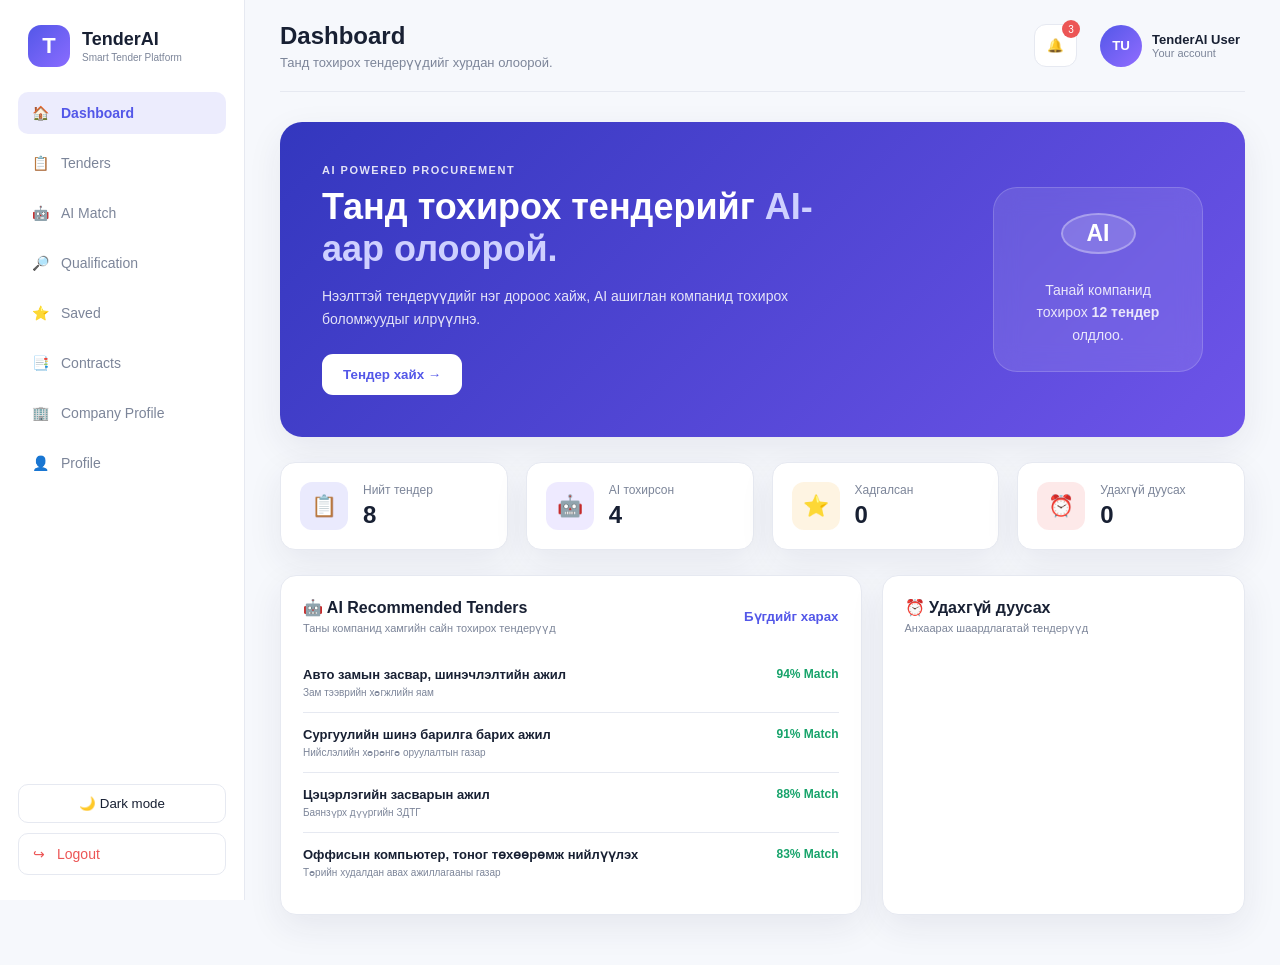
<file: index.html>
<!DOCTYPE html>
<html lang="mn">
<head>
  <meta charset="UTF-8" />
  <meta name="viewport" content="width=device-width, initial-scale=1.0" />

  <title>TenderAI</title>

  <link rel="stylesheet" href="style.css" />
</head>

<body>

  <div class="app">

    <!-- SIDEBAR -->
    <aside class="sidebar">

      <div class="logo">
        <div class="logo-icon">T</div>
        <div>
          <h2>TenderAI</h2>
          <p>Smart Tender Platform</p>
        </div>
      </div>

      <nav class="nav-menu">

        <button class="nav-item active" data-page="dashboard">
          <span>🏠</span>
          Dashboard
        </button>

        <button class="nav-item" data-page="tenders">
          <span>📋</span>
          Tenders
        </button>

        <button class="nav-item" data-page="ai-match">
          <span>🤖</span>
          AI Match
        </button>

        <button class="nav-item" data-page="qualification" title="Qualification" aria-label="Qualification">
          <span aria-hidden="true">🔎</span>
          Qualification
        </button>

        <button class="nav-item" data-page="saved">
          <span>⭐</span>
          Saved
        </button>

        <button class="nav-item" data-page="contracts">
          <span>📑</span>
          Contracts
        </button>

        <button class="nav-item" data-page="company">
          <span>🏢</span>
          Company Profile
        </button>

        <button class="nav-item" data-page="profile" title="Profile" aria-label="Profile">
          <span aria-hidden="true">👤</span>
          Profile
        </button>

      </nav>

      <div class="sidebar-bottom">
        <button id="themeBtn" type="button" title="Toggle theme" aria-label="Toggle theme">🌙 Dark mode</button>
        <button class="logout-btn" type="button" onclick="logout()" title="Logout" aria-label="Logout">
          <span aria-hidden="true">↪</span>
          <span class="logout-label">Logout</span>
        </button>
      </div>

    </aside>


    <!-- MAIN -->
    <main class="main">

      <!-- TOP BAR -->
      <header class="topbar">

        <div>
          <h1 id="pageTitle">Dashboard</h1>
          <p id="pageSubtitle">
            Танд тохирох тендерүүдийг хурдан олоорой.
          </p>
        </div>

        <div class="topbar-right">

          <button class="notification-btn">
            🔔
            <span class="notification-count">3</span>
          </button>

          <button class="profile" type="button" onclick="changePage('profile')" aria-label="Open your profile">
            <span class="avatar" id="topbarAvatar" aria-hidden="true">U</span>
            <span class="profile-details">
              <strong id="topbarProfileName">TenderAI User</strong>
              <small id="topbarProfileCompany">Your account</small>
            </span>
          </button>

        </div>

      </header>


      <!-- DASHBOARD -->
      <section id="dashboard" class="page active-page">

        <div class="hero">

          <div>
            <p class="hero-small">AI POWERED PROCUREMENT</p>

            <h2>
              Танд тохирох тендерийг
              <span>AI-аар олоорой.</span>
            </h2>

            <p>
              Нээлттэй тендерүүдийг нэг дороос хайж,
              AI ашиглан компанид тохирох боломжуудыг илрүүлнэ.
            </p>

            <button class="primary-btn" onclick="changePage('tenders')">
              Тендер хайх →
            </button>
          </div>

          <div class="hero-ai">
            <div class="ai-circle">AI</div>

            <p>
              Танай компанид тохирох
              <strong>12 тендер</strong>
              олдлоо.
            </p>
          </div>

        </div>


        <!-- STATS -->
        <div class="stats-grid">

          <div class="stat-card">
            <div class="stat-icon blue">📋</div>

            <div>
              <p>Нийт тендер</p>
              <h3 id="totalTenderCount">0</h3>
            </div>
          </div>


          <div class="stat-card">
            <div class="stat-icon purple">🤖</div>

            <div>
              <p>AI тохирсон</p>
              <h3 id="aiMatchCount">0</h3>
            </div>
          </div>


          <div class="stat-card">
            <div class="stat-icon yellow">⭐</div>

            <div>
              <p>Хадгалсан</p>
              <h3 id="savedCount">0</h3>
            </div>
          </div>


          <div class="stat-card">
            <div class="stat-icon red">⏰</div>

            <div>
              <p>Удахгүй дуусах</p>
              <h3 id="deadlineCount">0</h3>
            </div>
          </div>

        </div>


        <div class="dashboard-grid">

          <div class="panel">

            <div class="panel-header">
              <div>
                <h3>🤖 AI Recommended Tenders</h3>
                <p>Таны компанид хамгийн сайн тохирох тендерүүд</p>
              </div>

              <button class="text-btn" onclick="changePage('ai-match')">
                Бүгдийг харах
              </button>
            </div>

            <div id="recommendedList"></div>

          </div>


          <div class="panel">

            <div class="panel-header">
              <div>
                <h3>⏰ Удахгүй дуусах</h3>
                <p>Анхаарах шаардлагатай тендерүүд</p>
              </div>
            </div>

            <div id="deadlineList"></div>

          </div>

        </div>

      </section>


      <!-- TENDERS -->
      <section id="tenders" class="page">

        <div class="search-panel">

          <div class="search-box">
            <span>🔍</span>

            <input
              type="text"
              id="searchInput"
              placeholder="Тендер, байгууллага, түлхүүр үгээр хайх..."
            />
          </div>


          <select id="categoryFilter">
            <option value="all">Бүх салбар</option>
            <option value="Construction">Барилга</option>
            <option value="IT">Мэдээллийн технологи</option>
            <option value="Healthcare">Эрүүл мэнд</option>
            <option value="Supply">Бараа нийлүүлэлт</option>
          </select>


          <select id="budgetFilter">
            <option value="all">Бүх төсөв</option>
            <option value="low">500 саяас доош</option>
            <option value="medium">500 сая - 2 тэрбум</option>
            <option value="high">2 тэрбумаас дээш</option>
          </select>

        </div>


        <div class="section-title">
          <div>
            <h2>Нээлттэй тендерүүд</h2>

            <p>
              <span id="resultCount">0</span>
              тендер олдлоо
            </p>
          </div>
        </div>


        <div id="tenderList" class="tender-grid"></div>

      </section>


      <!-- AI MATCH -->
      <section id="ai-match" class="page">

        <div class="ai-header-card">

          <div>
            <p class="hero-small">SMART MATCHING</p>

            <h2>AI Tender Match</h2>

            <p>
              Компанийн мэдээлэл дээр үндэслэн хамгийн тохирох
              тендерүүдийг AI эрэмбэлнэ.
            </p>
          </div>

          <div class="big-ai-icon">🤖</div>

        </div>


        <div id="aiMatchList" class="tender-grid"></div>

      </section>


      <!-- QUALIFICATION -->
      <section id="qualification" class="page">
        <div class="panel qualification-intro">
          <p class="hero-small">TENDER QUALIFICATION REVIEW</p>
          <h2>Тендерийн шаардлага шалгах</h2>
          <p>Шаардлага бүрийн үнэлгээ, нотлох баримт болон эх сурвалжийг хамтад нь хянах.</p>
          <div class="qualification-notice">
            <strong>Хүний хяналт шаардлагатай</strong>
            <p>Үнэлгээ нь шийдвэр гаргахад туслах мэдээлэл. Компанийн албан ёсны шалгаруулалтын шийдвэр биш. Материал илгээхээс өмнө эх баримт болон тодорхойгүй мэдээллийг шалгана уу.</p>
          </div>
          <div class="qualification-demo-action">
            <button class="primary-btn" id="loadQualificationDemo" type="button">Жишээ тайлан харах</button>
            <p>Зохиомол жишээ өгөгдөл. Таны компани эсвэл баримт бичгийг шинжлэхгүй.</p>
          </div>
          <p id="qualificationLoadStatus" class="qualification-load-status" role="status"></p>
          <p id="qualificationError" class="qualification-error hidden" role="alert"></p>
        </div>

        <div id="qualificationEmpty" class="empty-state">
          <span aria-hidden="true">🔎</span>
          <h3>Шинжилгээний тайлан хараахан алга</h3>
          <p>Жишээ тайланг нээж шаардлага бүрийг хэрхэн хянахыг үзээрэй. Баримт бичгийн шинжилгээ одоогоор холбогдоогүй.</p>
        </div>

        <div id="qualificationReport" class="hidden">
          <div class="section-title qualification-report-title">
            <div>
              <p class="hero-small">SAMPLE REPORT · ЖИШЭЭ ТАЙЛАН</p>
              <h2 id="qualificationTenderTitle"></h2>
              <p id="qualificationReportContext"></p>
            </div>
          </div>
          <div class="qualification-filters" role="group" aria-label="Filter requirement status">
            <button class="secondary-btn" type="button" data-qualification-status="ALL" aria-pressed="true">All <span></span></button>
            <button class="secondary-btn" type="button" data-qualification-status="MEETS" aria-pressed="false">Meets <span></span></button>
            <button class="secondary-btn" type="button" data-qualification-status="DOES_NOT_MEET" aria-pressed="false">Does not meet <span></span></button>
            <button class="secondary-btn" type="button" data-qualification-status="UNCERTAIN" aria-pressed="false">Uncertain <span></span></button>
            <button class="secondary-btn" type="button" data-qualification-status="NOT_ANALYZED" aria-pressed="false">Not analyzed <span></span></button>
          </div>
          <p id="qualificationResultCount" class="qualification-result-count" role="status"></p>
          <div id="qualificationList" class="qualification-list"></div>
        </div>
      </section>

      <!-- SAVED -->
      <section id="saved" class="page">

        <div class="section-title">

          <div>
            <h2>⭐ Хадгалсан тендерүүд</h2>

            <p>
              Дараа дахин харахаар хадгалсан тендерүүд.
            </p>
          </div>

        </div>

        <div id="savedTenderList" class="tender-grid"></div>

      </section>


      <!-- CONTRACT -->
      <section id="contracts" class="page">

        <div class="contract-card">

          <div class="contract-intro">

            <p class="hero-small">AI CONTRACT REVIEW</p>

            <h2>Гэрээний хувилбар харьцуулах</h2>

            <p>
              Хуучин болон шинэ гэрээний өөрчлөлтийг AI автоматаар
              илрүүлнэ.
            </p>

          </div>


          <div class="upload-grid">

            <label class="upload-box">

              <span class="upload-icon">📄</span>

              <h3>Хуучин гэрээ</h3>

              <p id="oldFileName">
                PDF эсвэл Word файл сонгоно уу
              </p>

              <input
                type="file"
                id="oldContract"
                accept=".pdf,.doc,.docx,.txt"
              />

            </label>


            <label class="upload-box">

              <span class="upload-icon">📄</span>

              <h3>Шинэ гэрээ</h3>

              <p id="newFileName">
                PDF эсвэл Word файл сонгоно уу
              </p>

              <input
                type="file"
                id="newContract"
                accept=".pdf,.doc,.docx,.txt"
              />

            </label>

          </div>


          <button class="primary-btn compare-btn" id="compareBtn">
            🤖 AI-аар харьцуулах
          </button>


          <div id="comparisonResult" class="comparison-result hidden">

            <h3>AI шинжилгээний үр дүн</h3>


            <div class="change-item added">

              <strong>+ Нэмэгдсэн</strong>

              <p>
                Төлбөрийг бараа хүлээн авснаас хойш
                30 хоногийн дотор шилжүүлнэ.
              </p>

            </div>


            <div class="change-item changed">

              <strong>~ Өөрчлөгдсөн</strong>

              <p>
                Нийлүүлэх хугацаа:
                <b>30 хоног → 45 хоног</b>
              </p>

            </div>


            <div class="change-item removed">

              <strong>− Хасагдсан</strong>

              <p>
                Гүйцэтгэгч хугацаа сунгуулах хүсэлт гаргах боломжтой
                гэсэн заалт хасагдсан.
              </p>

            </div>


            <div class="warning-box">

              ⚠️
              <div>
                <strong>Чухал өөрчлөлт илэрлээ</strong>

                <p>
                  Хугацаатай холбоотой гэрээний нөхцөл өөрчлөгдсөн байна.
                </p>
              </div>

            </div>

          </div>

        </div>

      </section>


      <!-- PROFILE -->
      <section id="profile" class="page">
        <div class="profile-card account-profile-card">
          <div class="profile-card-header">
            <p class="hero-small">MY PROFILE</p>
            <h2>Хэрэглэгчийн мэдээлэл</h2>
            <p>Өөрийн нэр болон бүртгэлийн мэдээллээ харах, шинэчлэх.</p>
          </div>

          <div class="account-profile-summary">
            <div class="avatar account-avatar" id="profileAvatar" aria-hidden="true">U</div>
            <div>
              <h3 id="profileDisplayName">TenderAI User</h3>
              <p id="profileCompanyName">Your account</p>
            </div>
          </div>

          <form id="profileForm">
            <div class="form-grid">
              <div class="form-group">
                <label for="profileName">Нэр</label>
                <input type="text" id="profileName" autocomplete="name" maxlength="80" required />
              </div>
              <div class="form-group">
                <label for="profileEmail">И-мэйл</label>
                <input type="email" id="profileEmail" autocomplete="email" readonly aria-describedby="profileEmailHelp" />
                <small id="profileEmailHelp" class="field-help">Бүртгэлтэй и-мэйл хаяг.</small>
              </div>
            </div>
            <button class="primary-btn" type="submit">💾 Мэдээлэл хадгалах</button>
            <p id="profileSaveMessage" class="save-message" role="status"></p>
          </form>

          <div class="profile-company-link">
            <p>Компанийн мэдээллээ шинэчлэх</p>
            <button class="text-btn" type="button" onclick="changePage('company')">Company Profile →</button>
          </div>
        </div>
      </section>

      <!-- COMPANY -->
      <section id="company" class="page">

        <div class="profile-card">

          <div class="profile-card-header">

            <div>
              <p class="hero-small">COMPANY PROFILE</p>

              <h2>Компанийн мэдээлэл</h2>

              <p>
                AI энэ мэдээллийг ашиглан тохирох тендерийг санал болгоно.
              </p>
            </div>

          </div>


          <form id="companyForm">

            <div class="form-grid">

              <div class="form-group">

                <label>Компанийн нэр</label>

                <input
                  type="text"
                  id="companyName"
                  value="Example LLC"
                />

              </div>


              <div class="form-group">

                <label>Үйл ажиллагааны салбар</label>

                <select id="companyCategory">

                  <option value="Construction">
                    Барилга
                  </option>

                  <option value="IT">
                    Мэдээллийн технологи
                  </option>

                  <option value="Healthcare">
                    Эрүүл мэнд
                  </option>

                  <option value="Supply">
                    Бараа нийлүүлэлт
                  </option>

                </select>

              </div>


              <div class="form-group">

                <label>Ажилласан жил</label>

                <input
                  type="number"
                  id="companyExperience"
                  value="5"
                />

              </div>


              <div class="form-group">

                <label>Ажилчдын тоо</label>

                <input
                  type="number"
                  id="companyEmployees"
                  value="25"
                />

              </div>

            </div>


            <div class="form-group">

              <label>Компанийн тухай</label>

              <textarea
                id="companyDescription"
                rows="5"
              >Барилга угсралт, засвар үйлчилгээ болон дэд бүтцийн чиглэлээр үйл ажиллагаа явуулдаг.</textarea>

            </div>


            <div class="form-group">

              <label>Тусгай зөвшөөрөл</label>

              <textarea
                id="companyLicense"
                rows="3"
                placeholder="Жишээ: Барилгын тусгай зөвшөөрөл..."
              ></textarea>

            </div>


            <button
              class="primary-btn"
              type="submit"
            >
              💾 Мэдээлэл хадгалах
            </button>

            <p id="saveMessage" class="save-message"></p>

          </form>

        </div>

      </section>

    </main>

  </div>


  <!-- TENDER MODAL -->
  <div id="tenderModal" class="modal">

    <div class="modal-content">

      <button
        class="modal-close"
        onclick="closeModal()"
      >
        ✕
      </button>


      <div id="modalContent"></div>

    </div>

  </div>


  <!-- TOAST -->
  <div id="toast" class="toast">
    Мэдэгдэл
  </div>


  <script src="script.js"></script>
  <script type="module" src="qualification.mjs"></script>

</body>
</html>
</file>
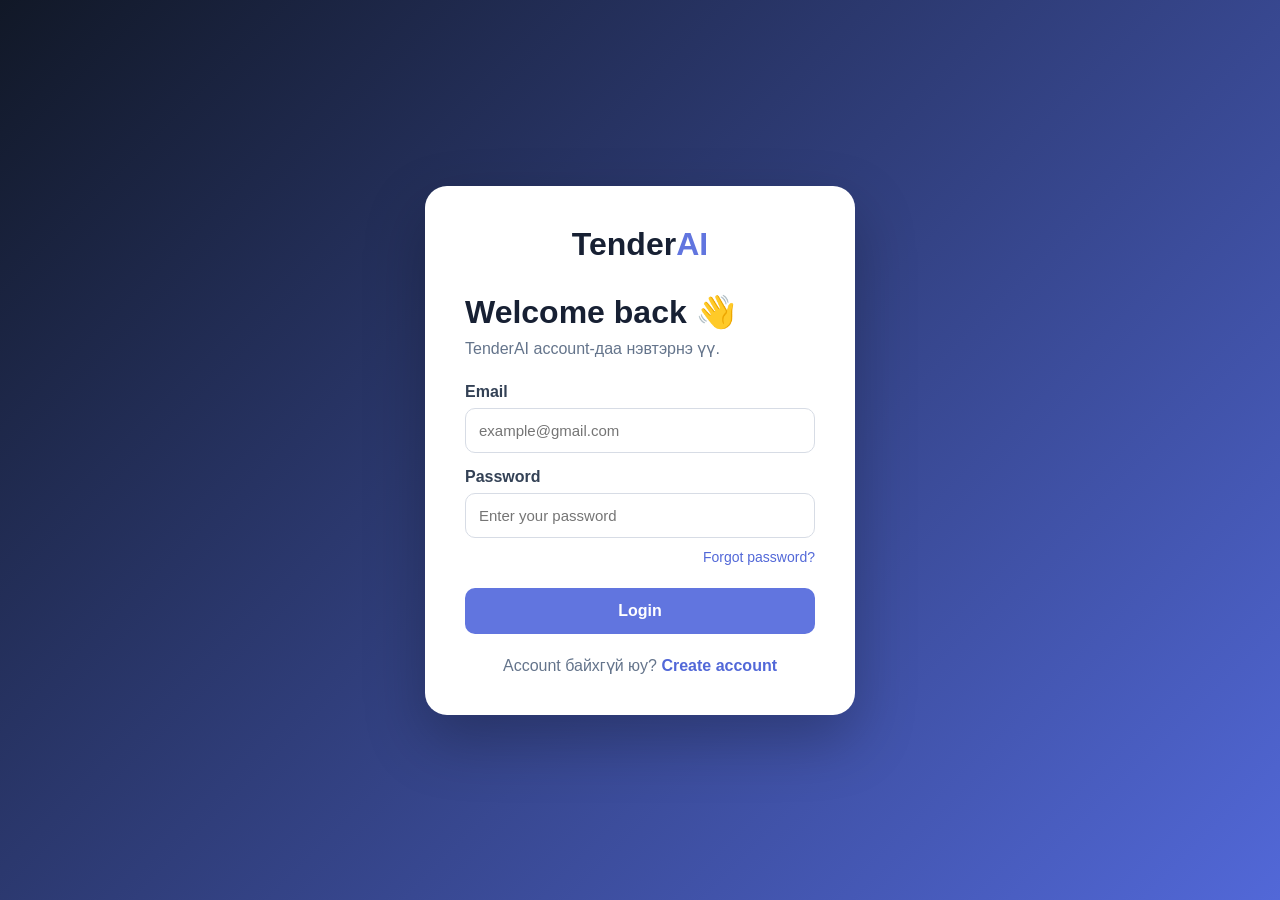
<file: login.html>
<!DOCTYPE html>
<html lang="mn">
<head>
    <meta charset="UTF-8">
    <meta name="viewport" content="width=device-width, initial-scale=1.0">

    <title>TenderAI - Login</title>

    <link rel="stylesheet" href="style.css">
</head>

<body class="login-body">

    <div class="auth-container">

        <div class="auth-card">

            <!-- LOGO -->
            <div class="auth-logo">
                Tender<span>AI</span>
            </div>

            <!-- LOGIN -->
            <div id="loginSection">

                <h1>Welcome back 👋</h1>

                <p class="auth-description">
                    TenderAI account-даа нэвтэрнэ үү.
                </p>

                <form id="loginForm">

                    <label for="loginEmail">
                        Email
                    </label>

                    <input
                        type="email"
                        id="loginEmail"
                        placeholder="example@gmail.com"
                        required
                    >

                    <label for="loginPassword">
                        Password
                    </label>

                    <input
                        type="password"
                        id="loginPassword"
                        placeholder="Enter your password"
                        required
                    >

                    <div class="forgot-password">
                        <a href="#" onclick="forgotPassword()">
                            Forgot password?
                        </a>
                    </div>

                    <button
                        type="submit"
                        class="auth-button"
                    >
                        Login
                    </button>

                </form>

                <p class="auth-switch">
                    Account байхгүй юу?
                    <button onclick="showRegister()">
                        Create account
                    </button>
                </p>

            </div>


            <!-- REGISTER -->
            <div
                id="registerSection"
                style="display: none;"
            >

                <h1>Create account ✨</h1>

                <p class="auth-description">
                    TenderAI дээр шинэ account үүсгэнэ.
                </p>

                <form id="registerForm">

                    <label for="companyName">
                        Company name
                    </label>

                    <input
                        type="text"
                        id="companyName"
                        placeholder="Your company"
                        required
                    >

                    <label for="registerEmail">
                        Email
                    </label>

                    <input
                        type="email"
                        id="registerEmail"
                        placeholder="example@gmail.com"
                        required
                    >

                    <label for="registerPassword">
                        Password
                    </label>

                    <input
                        type="password"
                        id="registerPassword"
                        placeholder="Minimum 6 characters"
                        required
                    >

                    <label for="confirmPassword">
                        Confirm password
                    </label>

                    <input
                        type="password"
                        id="confirmPassword"
                        placeholder="Repeat your password"
                        required
                    >

                    <button
                        type="submit"
                        class="auth-button"
                    >
                        Create account
                    </button>

                </form>

                <p class="auth-switch">
                    Already have an account?

                    <button onclick="showLogin()">
                        Login
                    </button>
                </p>

            </div>

        </div>

    </div>


    <script>

        // =========================
        // SHOW REGISTER
        // =========================

        function showRegister() {

            document.getElementById("loginSection").style.display =
                "none";

            document.getElementById("registerSection").style.display =
                "block";
        }


        // =========================
        // SHOW LOGIN
        // =========================

        function showLogin() {

            document.getElementById("registerSection").style.display =
                "none";

            document.getElementById("loginSection").style.display =
                "block";
        }


        // =========================
        // REGISTER
        // =========================

        document
            .getElementById("registerForm")
            .addEventListener("submit", function(event) {

                event.preventDefault();

                const company =
                    document.getElementById("companyName").value.trim();

                const email =
                    document.getElementById("registerEmail").value.trim();

                const password =
                    document.getElementById("registerPassword").value;

                const confirm =
                    document.getElementById("confirmPassword").value;


                if (password.length < 6) {

                    alert(
                        "Password хамгийн багадаа 6 тэмдэгт байна."
                    );

                    return;
                }


                if (password !== confirm) {

                    alert(
                        "Password-ууд таарахгүй байна."
                    );

                    return;
                }


                const user = {

                    company: company,

                    email: email,

                    password: password

                };


                localStorage.setItem(
                    "tenderAIUser",
                    JSON.stringify(user)
                );


                alert(
                    "Account амжилттай үүслээ!"
                );


                showLogin();

            });


        // =========================
        // LOGIN
        // =========================

        document
            .getElementById("loginForm")
            .addEventListener("submit", function(event) {

                event.preventDefault();


                const email =
                    document.getElementById("loginEmail").value.trim();

                const password =
                    document.getElementById("loginPassword").value;


                const savedUser =
                    JSON.parse(
                        localStorage.getItem("tenderAIUser")
                    );


                if (!savedUser) {

                    alert(
                        "Account олдсонгүй. Эхлээд Register хийнэ үү."
                    );

                    return;
                }


                if (
                    email === savedUser.email &&
                    password === savedUser.password
                ) {

                    localStorage.setItem(
                        "tenderAILoggedIn",
                        "true"
                    );


                    window.location.href =
                        "index.html";

                }

                else {

                    alert(
                        "Email эсвэл password буруу байна."
                    );

                }

            });


        // =========================
        // FORGOT PASSWORD
        // =========================

        function forgotPassword() {

            alert(
                "Password сэргээх системийг backend-тэй холбосны дараа ашиглана."
            );

        }

    </script>

</body>
</html>
</file>
<file: style.css>
* {
  margin: 0;
  padding: 0;
  box-sizing: border-box;
}
/* =========================
   LOGIN PAGE
========================= */

.login-body {
    margin: 0;
    min-height: 100vh;

    display: flex;
    justify-content: center;
    align-items: center;

    background:
        linear-gradient(
            135deg,
            #111827,
            #5268d8
        );

    font-family: Arial, sans-serif;
}


.auth-container {
    width: 100%;
    padding: 20px;

    display: flex;
    justify-content: center;
}


.auth-card {
    width: 100%;
    max-width: 430px;

    background: white;

    padding: 40px;

    border-radius: 22px;

    box-shadow:
        0 25px 60px rgba(0,0,0,0.25);
}


.auth-logo {
    text-align: center;

    font-size: 32px;

    font-weight: 800;

    margin-bottom: 30px;

    color: #172033;
}


.auth-logo span {
    color: #6175df;
}


.auth-card h1 {
    margin-bottom: 8px;

    color: #172033;
}


.auth-description {
    color: #64748b;

    margin-bottom: 25px;
}


.auth-card label {
    display: block;

    margin-top: 15px;
    margin-bottom: 7px;

    font-weight: 600;

    color: #334155;
}


.auth-card input {
    width: 100%;

    padding: 13px;

    border:
        1px solid #d7dce5;

    border-radius: 10px;

    font-size: 15px;

    outline: none;

    box-sizing: border-box;
}


.auth-card input:focus {
    border-color: #6175df;

    box-shadow:
        0 0 0 3px rgba(97,117,223,0.12);
}


.forgot-password {
    text-align: right;

    margin-top: 10px;
}


.forgot-password a {
    color: #5268d8;

    text-decoration: none;

    font-size: 14px;
}


.auth-button {
    width: 100%;

    margin-top: 22px;

    padding: 14px;

    border: none;

    border-radius: 10px;

    background: #6175df;

    color: white;

    font-size: 16px;

    font-weight: 700;

    cursor: pointer;
}


.auth-button:hover {
    background: #4e61c7;
}


.auth-switch {
    text-align: center;

    margin-top: 22px;

    color: #64748b;
}


.auth-switch button {
    border: none;

    background: none;

    color: #5268d8;

    font-weight: 700;

    cursor: pointer;

    font-size: inherit;
}


@media (max-width: 500px) {

    .auth-card {

        padding: 28px 22px;

    }

}

/* ACCOUNT ACTIONS */
.profile-header {
    display: flex;
    align-items: center;
    justify-content: space-between;
    margin-bottom: 25px;
}

.profile-header h2 {
    margin-bottom: 5px;
}

.profile-header p {
    color: #8b93a7;
    font-size: 14px;
}

.logout-btn {
    background: transparent;
    color: #ff6b6b;
    border: 1px solid #3a3f50;
    padding: 8px 14px;
    border-radius: 8px;
    font-size: 13px;
    cursor: pointer;
    transition: all 0.2s ease;
}

.logout-btn:hover {
    background: #ff6b6b;
    color: white;
    border-color: #ff6b6b;
}
:root {
  --bg: #f6f8fc;
  --card: #ffffff;

  --text: #182033;
  --muted: #7c8599;

  --primary: #5357e8;
  --primary-dark: #4145cf;

  --border: #e6e9f1;

  --sidebar: #ffffff;

  --green: #16a36a;
  --yellow: #f3ab22;
  --red: #ec5555;
  --purple: #7b61ff;

  --shadow: 0 12px 35px rgba(33, 42, 74, 0.08);
}

body.dark {
  --bg: #11141c;
  --card: #1b1f2a;
  --text: #f4f6fb;
  --muted: #9299aa;
  --border: #2d3340;
  --sidebar: #171a23;

  --shadow: 0 12px 35px rgba(0, 0, 0, 0.25);
}

body {
  font-family:
    Inter,
    Arial,
    Helvetica,
    sans-serif;

  background: var(--bg);
  color: var(--text);

  transition:
    background 0.25s ease,
    color 0.25s ease;
}

button,
input,
select,
textarea {
  font-family: inherit;
}

button {
  cursor: pointer;
}

.app {
  min-height: 100vh;
}


/* SIDEBAR */

.sidebar {
  width: 245px;
  height: 100vh;

  background: var(--sidebar);

  position: fixed;

  top: 0;
  left: 0;

  padding: 25px 18px;

  border-right: 1px solid var(--border);

  display: flex;
  flex-direction: column;

  z-index: 100;
  height: 100dvh;
  overflow-y: auto;
}

.logo {
  display: flex;
  align-items: center;
  gap: 12px;

  padding: 0 10px 25px;
}

.logo-icon {
  width: 42px;
  height: 42px;

  display: flex;
  justify-content: center;
  align-items: center;

  background:
    linear-gradient(
      135deg,
      var(--primary),
      #8a6cff
    );

  color: white;

  font-size: 22px;
  font-weight: 800;

  border-radius: 13px;
}

.logo h2 {
  font-size: 18px;
}

.logo p {
  font-size: 10px;
  color: var(--muted);

  margin-top: 2px;
}

.nav-menu {
  display: flex;
  flex-direction: column;

  gap: 8px;
}

.nav-item {
  width: 100%;

  border: 0;

  background: transparent;

  color: var(--muted);

  padding: 13px 14px;

  border-radius: 10px;

  display: flex;
  align-items: center;

  gap: 12px;

  font-size: 14px;
  text-align: left;

  transition: 0.2s;
}

.nav-item:hover {
  background: rgba(83, 87, 232, 0.08);
  color: var(--primary);
}

.nav-item.active {
  background: rgba(83, 87, 232, 0.11);
  color: var(--primary);

  font-weight: 600;
}

.sidebar-bottom {
  margin-top: auto;
  padding-top: 24px;
  display: flex;
  flex-direction: column;
  gap: 10px;
}

.sidebar-bottom button {
  width: 100%;

  border: 1px solid var(--border);

  padding: 11px;

  border-radius: 10px;

  background: var(--card);
  color: var(--text);
}


.sidebar-bottom .logout-btn {
  display: flex;
  align-items: center;
  justify-content: flex-start;
  gap: 12px;
  padding: 12px 14px;
  color: var(--red);
  background: transparent;
  font-size: 14px;
  text-align: left;
}

.sidebar-bottom .logout-btn:hover {
  border-color: var(--red);
  background: rgba(236, 85, 85, 0.08);
}

button:focus-visible {
  outline: 2px solid var(--primary);
  outline-offset: 3px;
}

/* MAIN */

.main {
  margin-left: 245px;

  min-height: 100vh;

  padding: 0 35px 50px;
}


/* TOPBAR */

.topbar {
  min-height: 92px;

  display: flex;
  align-items: center;
  justify-content: space-between;

  border-bottom: 1px solid var(--border);

  margin-bottom: 30px;
}

.topbar h1 {
  font-size: 24px;
}

.topbar p {
  font-size: 13px;

  color: var(--muted);

  margin-top: 5px;
}

.topbar-right {
  display: flex;
  align-items: center;

  gap: 18px;
}

.notification-btn {
  width: 43px;
  height: 43px;

  background: var(--card);

  border: 1px solid var(--border);

  border-radius: 12px;

  position: relative;
}

.notification-count {
  width: 18px;
  height: 18px;

  position: absolute;

  right: -4px;
  top: -5px;

  border-radius: 50%;

  background: var(--red);

  color: white;

  display: flex;
  justify-content: center;
  align-items: center;

  font-size: 10px;
}

.profile {
  border: 0;
  background: transparent;
  color: var(--text);
  text-align: left;
  border-radius: 12px;
  padding: 5px;
  max-width: 220px;
  display: flex;
  align-items: center;

  gap: 10px;
}

.profile-details {
  min-width: 0;
}

.profile-details strong,
.profile-details small {
  display: block;
  overflow: hidden;
  text-overflow: ellipsis;
  white-space: nowrap;
}

.avatar {
  flex-shrink: 0;
  width: 42px;
  height: 42px;

  border-radius: 50%;

  display: flex;
  align-items: center;
  justify-content: center;

  background:
    linear-gradient(
      135deg,
      #5357e8,
      #916cff
    );

  color: white;

  font-weight: 700;
}

.profile strong {
  display: block;
  font-size: 13px;
}

.profile small {
  font-size: 11px;
  color: var(--muted);
}


/* PAGE */

.page {
  display: none;
}

.active-page {
  display: block;

  animation: fade 0.2s ease;
}

@keyframes fade {
  from {
    opacity: 0;
    transform: translateY(6px);
  }

  to {
    opacity: 1;
    transform: translateY(0);
  }
}


/* HERO */

.hero {
  background:
    linear-gradient(
      135deg,
      #3337be,
      #6e54e9
    );

  min-height: 275px;

  border-radius: 22px;

  padding: 42px;

  color: white;

  display: flex;
  justify-content: space-between;
  align-items: center;

  overflow: hidden;

  box-shadow: var(--shadow);
}

.hero-small {
  font-size: 11px;

  font-weight: 700;

  letter-spacing: 1.5px;

  opacity: 0.85;

  margin-bottom: 10px;
}

.hero h2 {
  font-size: 36px;

  max-width: 550px;

  line-height: 1.17;
}

.hero h2 span {
  color: #ced0ff;
}

.hero > div > p:not(.hero-small) {
  max-width: 540px;

  margin-top: 15px;

  font-size: 14px;

  line-height: 1.6;

  opacity: 0.85;
}

.primary-btn {
  background: var(--primary);

  color: white;

  border: none;

  padding: 13px 21px;

  border-radius: 11px;

  font-weight: 600;

  transition: 0.2s;
}

.primary-btn:hover {
  transform: translateY(-1px);

  background: var(--primary-dark);
}

.hero .primary-btn {
  background: white;

  color: var(--primary);

  margin-top: 24px;
}

.hero-ai {
  width: 210px;
  height: 185px;

  padding: 25px;

  border-radius: 24px;

  background: rgba(255, 255, 255, 0.1);

  border: 1px solid rgba(255, 255, 255, 0.17);

  backdrop-filter: blur(12px);

  display: flex;
  flex-direction: column;

  align-items: center;
  justify-content: center;

  text-align: center;
}

.ai-circle {
  width: 75px;
  height: 75px;

  border-radius: 50%;

  display: flex;
  align-items: center;
  justify-content: center;

  background: rgba(255, 255, 255, 0.15);

  border: 2px solid rgba(255, 255, 255, 0.3);

  font-size: 23px;
  font-weight: 800;

  margin-bottom: 10px;
}

.hero-ai p {
  font-size: 13px;
  line-height: 1.5;
}


/* STATS */

.stats-grid {
  display: grid;

  grid-template-columns:
    repeat(4, 1fr);

  gap: 18px;

  margin: 25px 0;
}

.stat-card {
  background: var(--card);

  border: 1px solid var(--border);

  border-radius: 15px;

  padding: 19px;

  display: flex;
  align-items: center;

  gap: 15px;

  box-shadow: var(--shadow);
}

.stat-icon {
  width: 48px;
  height: 48px;

  border-radius: 12px;

  display: flex;
  align-items: center;
  justify-content: center;

  font-size: 21px;
}

.stat-icon.blue {
  background: rgba(83, 87, 232, 0.12);
}

.stat-icon.purple {
  background: rgba(123, 97, 255, 0.13);
}

.stat-icon.yellow {
  background: rgba(243, 171, 34, 0.13);
}

.stat-icon.red {
  background: rgba(236, 85, 85, 0.13);
}

.stat-card p {
  color: var(--muted);

  font-size: 12px;
}

.stat-card h3 {
  margin-top: 4px;

  font-size: 24px;
}


/* DASHBOARD */

.dashboard-grid {
  display: grid;

  grid-template-columns:
    1.6fr 1fr;

  gap: 20px;
}

.panel {
  background: var(--card);

  border: 1px solid var(--border);

  border-radius: 16px;

  padding: 22px;

  box-shadow: var(--shadow);
}

.panel-header {
  display: flex;

  align-items: center;

  justify-content: space-between;

  margin-bottom: 18px;
}

.panel-header h3 {
  font-size: 16px;
}

.panel-header p {
  font-size: 11px;

  color: var(--muted);

  margin-top: 5px;
}

.text-btn {
  border: none;

  background: transparent;

  color: var(--primary);

  font-weight: 600;
}


/* SEARCH */

.search-panel {
  background: var(--card);

  border: 1px solid var(--border);

  border-radius: 14px;

  padding: 15px;

  display: grid;

  grid-template-columns:
    1fr 190px 190px;

  gap: 12px;

  margin-bottom: 25px;
}

.search-box {
  border: 1px solid var(--border);

  display: flex;
  align-items: center;

  gap: 10px;

  border-radius: 10px;

  padding: 0 13px;
}

.search-box input {
  width: 100%;

  height: 42px;

  border: none;

  outline: none;

  background: transparent;

  color: var(--text);
}

.search-panel select {
  border: 1px solid var(--border);

  border-radius: 10px;

  padding: 0 12px;

  background: var(--card);

  color: var(--text);
}

.section-title {
  display: flex;

  justify-content: space-between;

  margin-bottom: 18px;
}

.section-title h2 {
  font-size: 21px;
}

.section-title p {
  color: var(--muted);

  font-size: 12px;

  margin-top: 5px;
}


/* TENDERS */

.tender-grid {
  display: grid;

  grid-template-columns:
    repeat(3, 1fr);

  gap: 18px;
}

.tender-card {
  background: var(--card);

  border: 1px solid var(--border);

  border-radius: 16px;

  padding: 20px;

  position: relative;

  box-shadow: var(--shadow);

  transition: 0.2s;
}

.tender-card:hover {
  transform: translateY(-3px);

  border-color: rgba(83, 87, 232, 0.35);
}

.tender-top {
  display: flex;

  align-items: center;

  justify-content: space-between;

  gap: 10px;
}

.category-badge {
  border-radius: 50px;

  background: rgba(83, 87, 232, 0.11);

  color: var(--primary);

  padding: 6px 10px;

  font-size: 10px;

  font-weight: 700;
}

.save-btn {
  width: 35px;
  height: 35px;

  border-radius: 9px;

  border: 1px solid var(--border);

  background: transparent;

  font-size: 16px;
}

.save-btn.saved {
  background: rgba(243, 171, 34, 0.15);
}

.tender-card h3 {
  margin-top: 16px;

  font-size: 16px;

  line-height: 1.45;

  min-height: 46px;
}

.organization {
  font-size: 12px;

  color: var(--muted);

  margin-top: 7px;
}

.tender-info {
  margin-top: 18px;

  display: flex;
  flex-direction: column;

  gap: 9px;
}

.info-row {
  display: flex;

  justify-content: space-between;

  font-size: 12px;
}

.info-row span:first-child {
  color: var(--muted);
}

.match-section {
  margin-top: 17px;
}

.match-top {
  display: flex;

  justify-content: space-between;

  font-size: 11px;

  margin-bottom: 7px;
}

.match-percent {
  color: var(--green);

  font-weight: 700;
}

.progress {
  height: 7px;

  border-radius: 50px;

  overflow: hidden;

  background: var(--border);
}

.progress-bar {
  height: 100%;

  border-radius: 50px;

  background:
    linear-gradient(
      90deg,
      #5357e8,
      #55c9a5
    );
}

.card-actions {
  display: flex;

  gap: 9px;

  margin-top: 20px;
}

.secondary-btn {
  flex: 1;

  border: 1px solid var(--border);

  border-radius: 9px;

  background: transparent;

  padding: 10px;

  color: var(--text);
}

.card-actions .primary-btn {
  flex: 1;

  padding: 10px;
}


/* MINI LIST */

.mini-tender {
  border-bottom: 1px solid var(--border);

  padding: 14px 0;

  display: flex;

  justify-content: space-between;

  gap: 14px;
}

.mini-tender:last-child {
  border-bottom: none;
}

.mini-tender h4 {
  font-size: 13px;
}

.mini-tender p {
  color: var(--muted);

  font-size: 10px;

  margin-top: 5px;
}

.mini-match {
  color: var(--green);

  font-weight: 700;

  font-size: 12px;

  white-space: nowrap;
}

.deadline-tag {
  color: var(--red);

  font-size: 11px;

  font-weight: 600;

  white-space: nowrap;
}


/* AI */

.ai-header-card {
  min-height: 190px;

  padding: 35px;

  margin-bottom: 25px;

  border-radius: 18px;

  color: white;

  background:
    linear-gradient(
      135deg,
      #292db8,
      #7752db
    );

  display: flex;

  align-items: center;

  justify-content: space-between;
}

.ai-header-card h2 {
  font-size: 30px;
}

.ai-header-card p:not(.hero-small) {
  max-width: 560px;

  font-size: 13px;

  opacity: 0.85;

  line-height: 1.6;

  margin-top: 8px;
}

.big-ai-icon {
  font-size: 70px;
}


/* CONTRACT */

.contract-card,
.profile-card {
  background: var(--card);

  border: 1px solid var(--border);

  border-radius: 18px;

  padding: 30px;

  box-shadow: var(--shadow);
}

.contract-intro h2,
.profile-card h2 {
  font-size: 25px;
}

.contract-intro p:not(.hero-small),
.profile-card-header p:not(.hero-small) {
  color: var(--muted);

  font-size: 13px;

  margin-top: 8px;
}

.upload-grid {
  display: grid;

  grid-template-columns:
    1fr 1fr;

  gap: 20px;

  margin-top: 30px;
}

.upload-box {
  min-height: 190px;

  border: 2px dashed var(--border);

  border-radius: 15px;

  display: flex;

  flex-direction: column;

  justify-content: center;

  align-items: center;

  text-align: center;

  cursor: pointer;

  padding: 20px;

  transition: 0.2s;
}

.upload-box:hover {
  border-color: var(--primary);

  background: rgba(83, 87, 232, 0.03);
}

.upload-icon {
  font-size: 38px;

  margin-bottom: 10px;
}

.upload-box h3 {
  font-size: 15px;
}

.upload-box p {
  margin-top: 7px;

  font-size: 11px;

  color: var(--muted);
}

.upload-box input {
  display: none;
}

.compare-btn {
  margin-top: 20px;
}

.comparison-result {
  margin-top: 30px;

  border-top: 1px solid var(--border);

  padding-top: 25px;
}

.hidden {
  display: none;
}

.change-item {
  margin-top: 13px;

  padding: 16px;

  border-radius: 10px;
}

.change-item strong {
  font-size: 12px;
}

.change-item p {
  margin-top: 6px;

  font-size: 12px;

  line-height: 1.5;
}

.change-item.added {
  background: rgba(22, 163, 106, 0.1);
}

.change-item.changed {
  background: rgba(243, 171, 34, 0.11);
}

.change-item.removed {
  background: rgba(236, 85, 85, 0.1);
}

.warning-box {
  margin-top: 20px;

  padding: 17px;

  border-radius: 10px;

  display: flex;

  gap: 12px;

  background: rgba(236, 85, 85, 0.12);
}

.warning-box p {
  font-size: 11px;

  margin-top: 3px;

  color: var(--muted);
}


/* PERSONAL PROFILE */

.account-profile-card {
  max-width: 820px;
}

.account-profile-summary {
  display: flex;
  align-items: center;
  gap: 16px;
  padding-bottom: 24px;
  margin-bottom: 24px;
  border-bottom: 1px solid var(--border);
  overflow-wrap: anywhere;
}

.account-avatar {
  width: 64px;
  height: 64px;
  font-size: 22px;
}

.account-profile-summary p,
.field-help,
.profile-company-link p {
  color: var(--muted);
  font-size: 12px;
  margin-top: 5px;
}

.profile-company-link {
  display: flex;
  align-items: center;
  justify-content: space-between;
  flex-wrap: wrap;
  gap: 12px;
  margin-top: 28px;
  padding-top: 20px;
  border-top: 1px solid var(--border);
}

/* FORM */

.profile-card-header {
  margin-bottom: 25px;
}

.form-grid {
  display: grid;

  grid-template-columns:
    repeat(2, 1fr);

  gap: 17px;
}

.form-group {
  display: flex;

  flex-direction: column;

  gap: 8px;

  margin-bottom: 17px;
}

.form-group label {
  font-size: 12px;

  font-weight: 600;
}

.form-group input,
.form-group select,
.form-group textarea {
  border: 1px solid var(--border);

  border-radius: 9px;

  padding: 12px;

  background: var(--bg);

  color: var(--text);

  outline: none;
}

.form-group input:focus,
.form-group select:focus,
.form-group textarea:focus {
  border-color: var(--primary);
}

.save-message {
  color: var(--green);

  font-size: 12px;

  margin-top: 10px;
}


/* MODAL */

.modal {
  position: fixed;

  inset: 0;

  background: rgba(11, 14, 24, 0.65);

  z-index: 1000;

  display: none;

  align-items: center;

  justify-content: center;

  padding: 20px;
}

.modal.show {
  display: flex;
}

.modal-content {
  width: min(720px, 100%);

  max-height: 90vh;

  overflow-y: auto;

  background: var(--card);

  color: var(--text);

  border-radius: 18px;

  padding: 30px;

  position: relative;
}

.modal-close {
  width: 38px;
  height: 38px;

  position: absolute;

  right: 20px;
  top: 20px;

  border: none;

  border-radius: 10px;

  background: var(--bg);

  color: var(--text);
}

.modal-title {
  max-width: 85%;

  font-size: 24px;

  line-height: 1.4;
}

.modal-org {
  color: var(--muted);

  font-size: 12px;

  margin-top: 8px;
}

.modal-info-grid {
  display: grid;

  grid-template-columns:
    repeat(3, 1fr);

  gap: 12px;

  margin: 25px 0;
}

.modal-info-box {
  background: var(--bg);

  padding: 15px;

  border-radius: 11px;
}

.modal-info-box span {
  font-size: 10px;

  color: var(--muted);
}

.modal-info-box strong {
  display: block;

  margin-top: 5px;

  font-size: 13px;
}

.ai-summary {
  background: rgba(83, 87, 232, 0.08);

  border: 1px solid rgba(83, 87, 232, 0.13);

  border-radius: 12px;

  padding: 18px;

  margin-top: 20px;
}

.ai-summary h3 {
  font-size: 14px;

  margin-bottom: 8px;
}

.ai-summary p {
  font-size: 12px;

  line-height: 1.6;

  color: var(--muted);
}

.requirements {
  margin-top: 23px;
}

.requirements h3 {
  font-size: 14px;

  margin-bottom: 12px;
}

.requirement-row {
  padding: 10px 0;

  border-bottom: 1px solid var(--border);

  font-size: 12px;

  display: flex;

  align-items: center;

  gap: 8px;
}


/* EMPTY */

.empty-state {
  background: var(--card);

  border: 1px dashed var(--border);

  border-radius: 14px;

  padding: 45px;

  text-align: center;

  color: var(--muted);

  grid-column: 1 / -1;
}

.empty-state span {
  display: block;

  font-size: 35px;

  margin-bottom: 10px;
}


/* TOAST */

.toast {
  position: fixed;

  right: 25px;
  bottom: 25px;

  background: #202535;

  color: white;

  padding: 13px 18px;

  border-radius: 10px;

  font-size: 12px;

  transform: translateY(80px);

  opacity: 0;

  pointer-events: none;

  transition: 0.25s;

  z-index: 2000;
}

.toast.show {
  transform: translateY(0);

  opacity: 1;
}


/* QUALIFICATION REVIEW */

.qualification-intro {
  margin-bottom: 24px;
}

.qualification-intro h2 {
  font-size: 25px;
  margin-bottom: 10px;
}

.qualification-intro > p:not(.hero-small),
.qualification-demo-action p,
.qualification-notice p {
  color: var(--muted);
  font-size: 13px;
  line-height: 1.6;
}

.qualification-notice {
  border-left: 3px solid var(--yellow);
  background: rgba(243, 171, 34, 0.08);
  border-radius: 8px;
  margin-top: 20px;
  padding: 15px;
  font-size: 13px;
}

.qualification-notice p {
  margin-top: 7px;
}

.qualification-demo-action {
  display: flex;
  align-items: center;
  flex-wrap: wrap;
  gap: 16px;
  margin-top: 20px;
}

.qualification-demo-action p {
  flex: 1 1 220px;
}

.qualification-load-status:not(:empty),
.qualification-error:not(:empty) {
  margin-top: 15px;
}

.qualification-error {
  color: var(--red);
  font-size: 13px;
  line-height: 1.6;
}

#loadQualificationDemo:disabled {
  opacity: 0.65;
  cursor: wait;
  transform: none;
}

.qualification-report-title {
  overflow-wrap: anywhere;
}

.qualification-filters {
  display: flex;
  flex-wrap: wrap;
  gap: 8px;
  margin-bottom: 16px;
}

.qualification-filters button[aria-pressed="true"] {
  background: var(--primary);
  border-color: var(--primary);
  color: white;
}

.qualification-result-count {
  color: var(--muted);
  font-size: 13px;
  margin-bottom: 16px;
}

.qualification-list {
  display: grid;
  gap: 16px;
}

.qualification-card {
  padding: 24px;
  background: var(--card);
  border: 1px solid var(--border);
  border-radius: 16px;
  overflow-wrap: anywhere;
}

.qualification-card-header {
  display: flex;
  align-items: flex-start;
  justify-content: space-between;
  flex-wrap: wrap;
  gap: 14px;
}

.qualification-card-header > div {
  flex: 1 1 240px;
  min-width: 0;
}

.qualification-card h3 {
  font-size: 16px;
  line-height: 1.5;
}

.qualification-category {
  color: var(--muted);
  font-size: 11px;
  margin-bottom: 6px;
}

.qualification-badge {
  display: inline-block;
  padding: 7px 10px;
  font-size: 12px;
  font-weight: 700;
  border: 1px solid currentColor;
  border-radius: 8px;
}

.status-meets {
  color: #167345;
  background: rgba(22, 163, 106, 0.08);
}

.status-does_not_meet {
  color: #bc3030;
  background: rgba(236, 85, 85, 0.08);
}

.status-uncertain {
  color: #8a5900;
  background: rgba(243, 171, 34, 0.08);
}

.status-not_analyzed {
  color: var(--muted);
  background: var(--bg);
}

body.dark .status-meets { color: #72dda3; }
body.dark .status-does_not_meet { color: #ff9292; }
body.dark .status-uncertain { color: #f8cb70; }

.qualification-overview {
  display: grid;
  grid-template-columns: 150px minmax(0, 1fr);
  gap: 10px 18px;
  font-size: 13px;
  line-height: 1.6;
  margin-top: 20px;
}

.qualification-overview dt {
  color: var(--muted);
}

.qualification-overview dd {
  margin: 0;
}

.qualification-details {
  margin-top: 20px;
  padding-top: 15px;
  border-top: 1px solid var(--border);
  font-size: 13px;
  line-height: 1.6;
}

.qualification-details summary {
  cursor: pointer;
  color: var(--primary);
  font-weight: 600;
}

.qualification-details summary:focus-visible {
  outline: 2px solid var(--primary);
  outline-offset: 4px;
}

.qualification-details h4 {
  font-size: 13px;
  margin: 20px 0 10px;
}

.qualification-details ul {
  padding-left: 20px;
}

.qualification-evidence {
  background: var(--bg);
  border: 1px solid var(--border);
  border-radius: 9px;
  padding: 14px;
  margin-top: 10px;
}

.qualification-evidence p {
  color: var(--muted);
  font-size: 12px;
  margin-top: 5px;
}

.qualification-evidence blockquote {
  border-left: 2px solid var(--border);
  margin-top: 10px;
  padding-left: 12px;
}

@media (max-width: 800px) {
  .qualification-card {
    padding: 18px;
  }

  .qualification-overview {
    grid-template-columns: minmax(0, 1fr);
    gap: 5px;
  }

  .qualification-overview dd {
    margin-bottom: 8px;
  }
}

/* RESPONSIVE */

@media (max-width: 1100px) {

  .stats-grid {
    grid-template-columns:
      repeat(2, 1fr);
  }

  .tender-grid {
    grid-template-columns:
      repeat(2, 1fr);
  }

  .dashboard-grid {
    grid-template-columns: 1fr;
  }

}


@media (max-width: 800px) {

  .sidebar {
    width: 74px;

    padding: 20px 10px;
  }

  .logo > div:not(.logo-icon),
  .nav-item:not(.active) {
  }

  .logo p,
  .logo h2,
  .nav-item {
    font-size: 0;
  }

  .nav-item span {
    font-size: 20px;
  }

  .nav-item {
    justify-content: center;
  }

  .sidebar-bottom button {
    font-size: 0;
  }

  .sidebar-bottom #themeBtn::after {
    content: "🌙";
    font-size: 17px;
  }

  body.dark .sidebar-bottom #themeBtn::after {
    content: "☀️";
  }

  .sidebar-bottom .logout-btn {
    justify-content: center;
    padding: 12px;
  }

  .sidebar-bottom .logout-btn > span:first-child {
    font-size: 20px;
  }

  .sidebar-bottom .logout-label {
    display: none;
  }

  .main {
    margin-left: 74px;

    padding: 0 18px 40px;
  }

  .hero {
    flex-direction: column;

    align-items: flex-start;

    gap: 25px;
  }

  .hero h2 {
    font-size: 27px;
  }

  .hero-ai {
    width: 100%;

    height: auto;
  }

  .search-panel {
    grid-template-columns: 1fr;
  }

  .tender-grid {
    grid-template-columns: 1fr;
  }

  .upload-grid {
    grid-template-columns: 1fr;
  }

  .form-grid {
    grid-template-columns: 1fr;
  }

  .modal-info-grid {
    grid-template-columns: 1fr;
  }

}


@media (max-width: 550px) {

  .stats-grid {
    grid-template-columns: 1fr;
  }

  .topbar {
    align-items: flex-start;

    padding-top: 20px;
  }

  .topbar-right {
    gap: 8px;
  }

  .profile-details {
    display: none;
  }

  .account-profile-card {
    padding: 22px 18px;
  }

}
</file>
